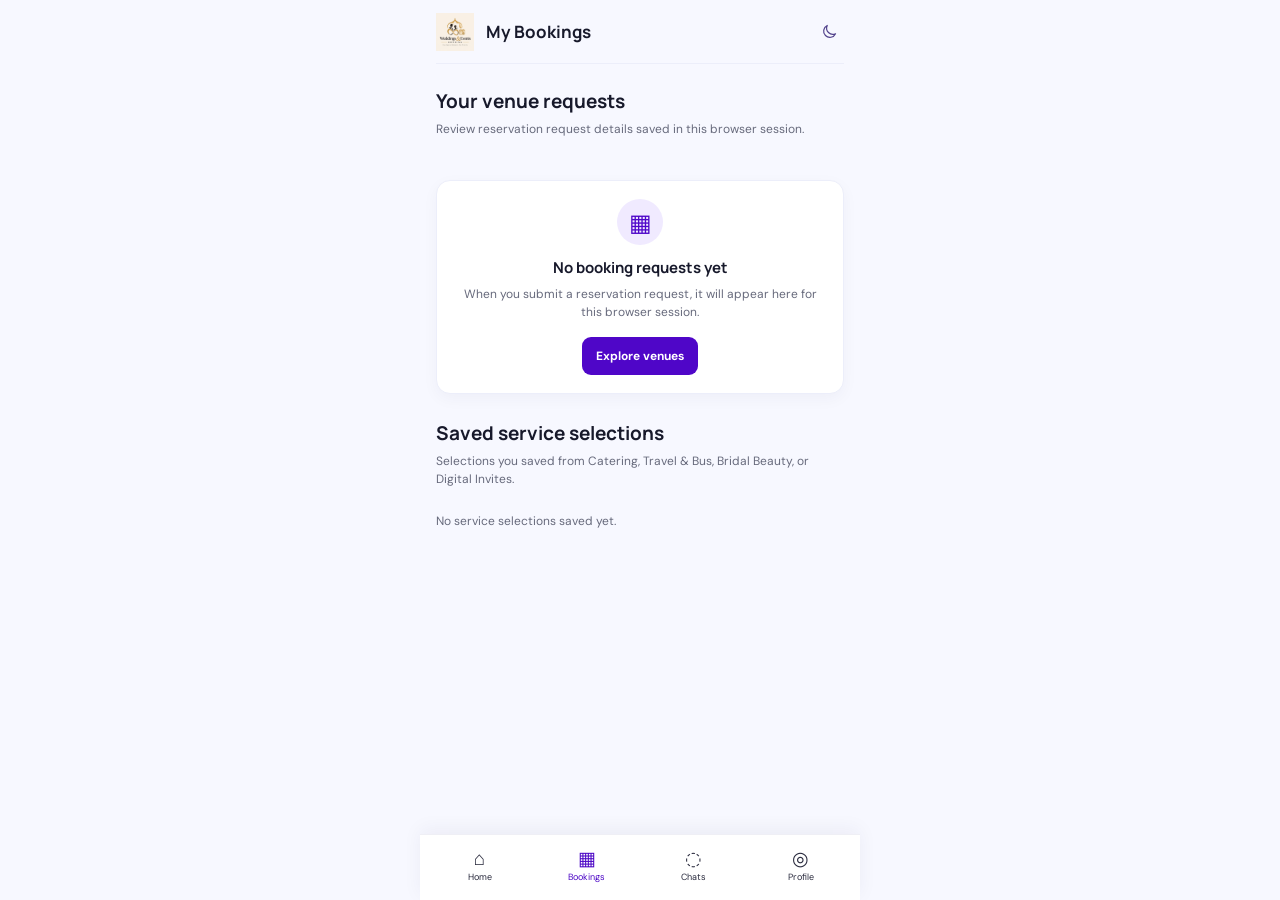
<file: bookings.html>
<!doctype html>
<html lang="en">
  <head>
    <meta charset="UTF-8" />
    <meta name="viewport" content="width=device-width, initial-scale=1.0" />
    <meta name="theme-color" content="#f7f8ff" />
    <meta name="description" content="View your venue booking requests." />
    <script src="./theme.js"></script>
    <title>Bookings — Weddings &amp; Events Booking</title>
    <link rel="preconnect" href="https://fonts.googleapis.com" />
    <link rel="preconnect" href="https://fonts.gstatic.com" crossorigin />
    <link
      href="https://fonts.googleapis.com/css2?family=DM+Sans:wght@400;500;600;700&family=Manrope:wght@400;500;600;700;800&display=swap"
      rel="stylesheet"
    />
    <link rel="stylesheet" href="./theme.css" />
    <link rel="stylesheet" href="./secondary-pages.css" />
    <script src="./bookings.js" defer></script>
  </head>
  <body>
    <main class="secondary-shell">
      <header class="secondary-header">
        <a class="secondary-brand" href="./index.html" aria-label="Weddings and Events Booking home"><img src="./logo.png" alt="" /></a>
        <h1>My Bookings</h1>
        <button class="theme-toggle" type="button" data-theme-toggle aria-label="Switch to dark mode">
          <svg class="moon-icon" viewBox="0 0 24 24" aria-hidden="true"><path d="M20.5 15.2A8.8 8.8 0 0 1 8.8 3.5 8.8 8.8 0 1 0 20.5 15.2Z" /></svg>
          <svg class="sun-icon" viewBox="0 0 24 24" aria-hidden="true"><circle cx="12" cy="12" r="4" /><path d="M12 2v2m0 16v2M4.9 4.9l1.4 1.4m11.4 11.4 1.4 1.4M2 12h2m16 0h2M4.9 19.1l1.4-1.4M17.7 6.3l1.4-1.4" /></svg>
        </button>
      </header>
      <section class="secondary-content" aria-labelledby="booking-heading">
        <h2 id="booking-heading">Your venue requests</h2>
        <p class="secondary-intro">Review reservation request details saved in this browser session.</p>
        <div id="booking-list" class="secondary-list"></div>
        <h2 class="service-bookings-heading">Saved service selections</h2>
        <p class="secondary-intro">Selections you saved from Catering, Travel &amp; Bus, Bridal Beauty, or Digital Invites.</p>
        <div id="service-selection-list" class="secondary-list"></div>
      </section>
      <nav class="secondary-nav" aria-label="Main navigation">
        <a class="secondary-nav-item" href="./index.html"><span aria-hidden="true">⌂</span>Home</a>
        <a class="secondary-nav-item active" href="./bookings.html" aria-current="page"><span aria-hidden="true">▦</span>Bookings</a>
        <a class="secondary-nav-item" href="./chats.html"><span aria-hidden="true">◌</span>Chats</a>
        <a class="secondary-nav-item" href="./login.html"><span aria-hidden="true">◎</span>Profile</a>
      </nav>
    </main>
  </body>
</html>
</file>
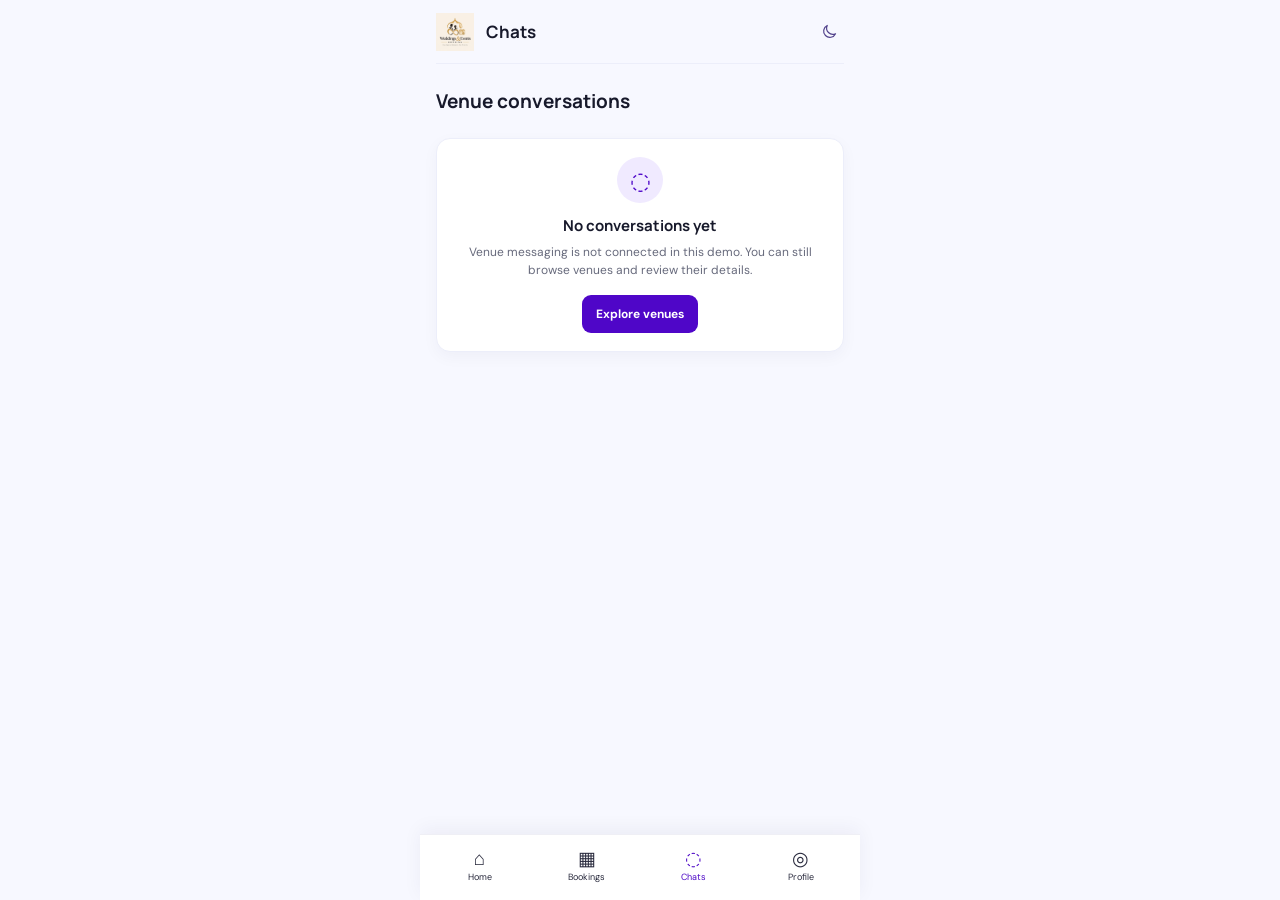
<file: chats.html>
<!doctype html>
<html lang="en">
  <head>
    <meta charset="UTF-8" />
    <meta name="viewport" content="width=device-width, initial-scale=1.0" />
    <meta name="theme-color" content="#f7f8ff" />
    <meta name="description" content="View your venue conversations." />
    <script src="./theme.js"></script>
    <title>Chats — Weddings &amp; Events Booking</title>
    <link rel="preconnect" href="https://fonts.googleapis.com" />
    <link rel="preconnect" href="https://fonts.gstatic.com" crossorigin />
    <link
      href="https://fonts.googleapis.com/css2?family=DM+Sans:wght@400;500;600;700&family=Manrope:wght@400;500;600;700;800&display=swap"
      rel="stylesheet"
    />
    <link rel="stylesheet" href="./theme.css" />
    <link rel="stylesheet" href="./secondary-pages.css" />
  </head>
  <body>
    <main class="secondary-shell">
      <header class="secondary-header">
        <a class="secondary-brand" href="./index.html" aria-label="Weddings and Events Booking home"><img src="./logo.png" alt="" /></a>
        <h1>Chats</h1>
        <button class="theme-toggle" type="button" data-theme-toggle aria-label="Switch to dark mode">
          <svg class="moon-icon" viewBox="0 0 24 24" aria-hidden="true"><path d="M20.5 15.2A8.8 8.8 0 0 1 8.8 3.5 8.8 8.8 0 1 0 20.5 15.2Z" /></svg>
          <svg class="sun-icon" viewBox="0 0 24 24" aria-hidden="true"><circle cx="12" cy="12" r="4" /><path d="M12 2v2m0 16v2M4.9 4.9l1.4 1.4m11.4 11.4 1.4 1.4M2 12h2m16 0h2M4.9 19.1l1.4-1.4M17.7 6.3l1.4-1.4" /></svg>
        </button>
      </header>
      <section class="secondary-content" aria-labelledby="chats-heading">
        <h2 id="chats-heading">Venue conversations</h2>
        <div class="empty-panel">
          <span class="empty-icon" aria-hidden="true">◌</span>
          <h3>No conversations yet</h3>
          <p>Venue messaging is not connected in this demo. You can still browse venues and review their details.</p>
          <a class="secondary-action" href="./venues.html">Explore venues</a>
        </div>
      </section>
      <nav class="secondary-nav" aria-label="Main navigation">
        <a class="secondary-nav-item" href="./index.html"><span aria-hidden="true">⌂</span>Home</a>
        <a class="secondary-nav-item" href="./bookings.html"><span aria-hidden="true">▦</span>Bookings</a>
        <a class="secondary-nav-item active" href="./chats.html" aria-current="page"><span aria-hidden="true">◌</span>Chats</a>
        <a class="secondary-nav-item" href="./login.html"><span aria-hidden="true">◎</span>Profile</a>
      </nav>
    </main>
  </body>
</html>
</file>
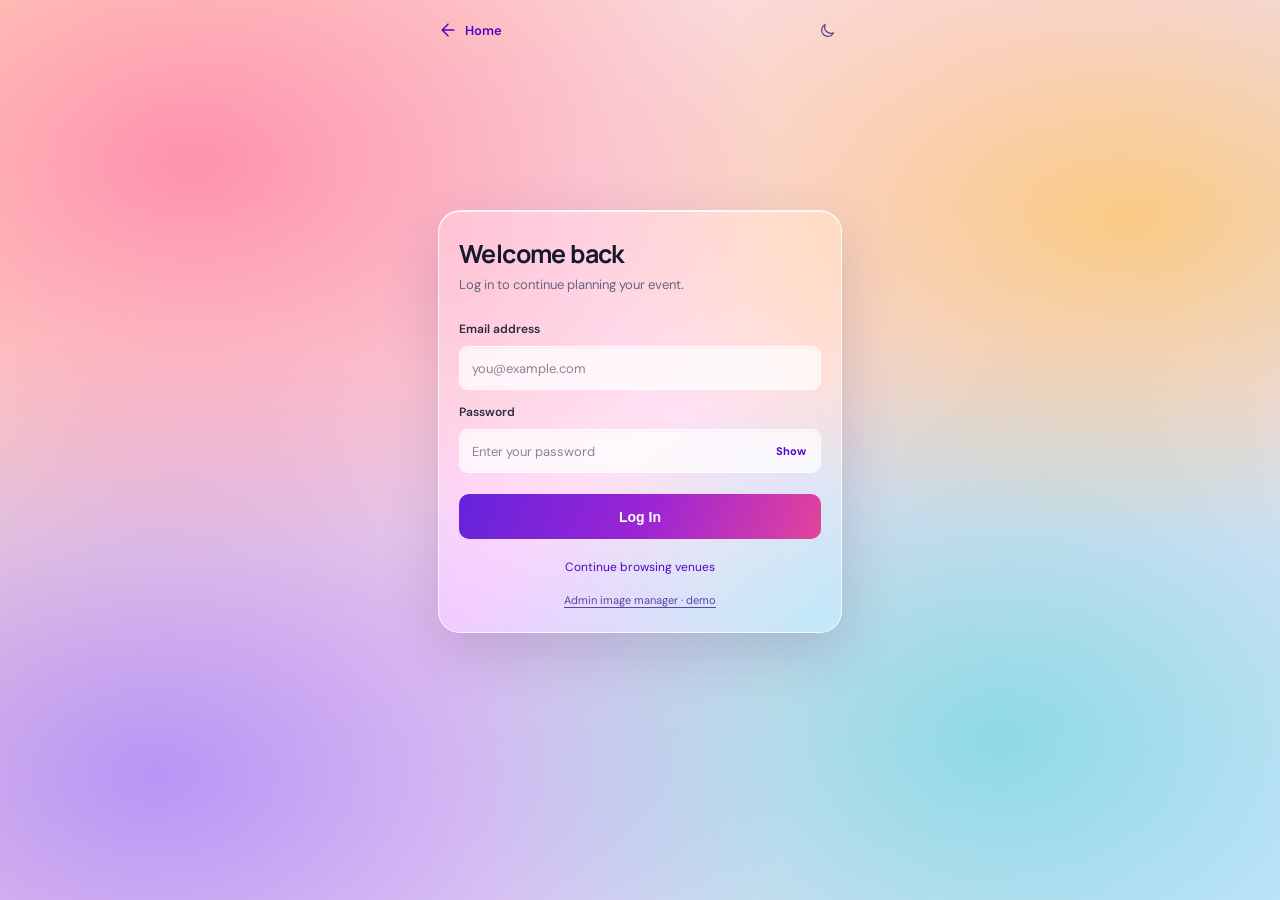
<file: login.html>
<!doctype html>
<html lang="en">
  <head>
    <meta charset="UTF-8" />
    <meta name="viewport" content="width=device-width, initial-scale=1.0" />
    <meta name="theme-color" content="#f7f8ff" />
    <meta name="description" content="Sign in to Mandap & Venues." />
    <script src="./theme.js"></script>
    <title>Log In — Mandap & Venues</title>
    <link rel="preconnect" href="https://fonts.googleapis.com" />
    <link rel="preconnect" href="https://fonts.gstatic.com" crossorigin />
    <link
      href="https://fonts.googleapis.com/css2?family=DM+Sans:wght@400;500;600;700&family=Manrope:wght@400;500;600;700;800&display=swap"
      rel="stylesheet"
    />
    <link rel="stylesheet" href="./theme.css" />
    <link rel="stylesheet" href="./login.css" />
    <script src="./password-toggle.js" defer></script>
    <script src="./login.js" defer></script>
  </head>
  <body>
    <main class="login-shell">
      <header class="login-header">
        <a class="login-back" href="./index.html" aria-label="Back to home">
          <svg viewBox="0 0 24 24" aria-hidden="true"><path d="M19 12H5m7 7-7-7 7-7" /></svg>
          <span>Home</span>
        </a>
        <button class="theme-toggle" type="button" data-theme-toggle aria-label="Switch to dark mode">
          <svg class="moon-icon" viewBox="0 0 24 24" aria-hidden="true"><path d="M20.5 15.2A8.8 8.8 0 0 1 8.8 3.5 8.8 8.8 0 1 0 20.5 15.2Z" /></svg>
          <svg class="sun-icon" viewBox="0 0 24 24" aria-hidden="true"><circle cx="12" cy="12" r="4" /><path d="M12 2v2m0 16v2M4.9 4.9l1.4 1.4m11.4 11.4 1.4 1.4M2 12h2m16 0h2M4.9 19.1l1.4-1.4M17.7 6.3l1.4-1.4" /></svg>
        </button>
      </header>

      <section class="login-card" aria-labelledby="login-title">
        <h1 id="login-title">Welcome back</h1>
        <p class="login-intro">Log in to continue planning your event.</p>

        <form id="login-form">
          <label for="login-email">Email address</label>
          <input id="login-email" name="email" type="email" autocomplete="email" required placeholder="you@example.com" />

          <label for="login-password">Password</label>
          <div class="password-field">
            <input id="login-password" name="password" type="password" autocomplete="current-password" required placeholder="Enter your password" />
            <button class="password-toggle" type="button" data-password-toggle aria-label="Show password" aria-pressed="false">Show</button>
          </div>

          <button class="login-submit" type="submit">Log In</button>
        </form>
        <p class="login-status" id="login-status" role="status" aria-live="polite" hidden></p>
        <a class="login-home-link" href="./index.html">Continue browsing venues</a>
        <a class="admin-demo-link" href="./admin.html">Admin image manager · demo</a>
      </section>
    </main>
  </body>
</html>
</file>
<file: theme.css>
:root[data-theme="dark"] {
  color-scheme: dark;
  --theme-page: #10121b;
  --theme-panel: #1b1e2a;
  --theme-raised: #242838;
  --theme-field: #262c3e;
  --theme-text: #f0f1f7;
  --theme-muted: #b0b4c4;
  --theme-border: #303444;
  --theme-chip: #30364b;
  --theme-blue: #242e49;
  --theme-purple-soft: #33254c;
  --theme-green-soft: #1d3a34;
}

:root[data-theme="dark"] body {
  background: var(--theme-page);
  color: var(--theme-text);
}

:root[data-theme="dark"] .app-shell,
:root[data-theme="dark"] .results-shell,
:root[data-theme="dark"] .detail-shell,
:root[data-theme="dark"] .reservation-shell,
:root[data-theme="dark"] .receipt-shell {
  background: var(--theme-page);
  color: var(--theme-text);
  box-shadow: 0 0 55px rgb(0 0 0 / 18%);
}

:root[data-theme="dark"] .topbar,
:root[data-theme="dark"] .results-header,
:root[data-theme="dark"] .detail-header,
:root[data-theme="dark"] .reservation-header,
:root[data-theme="dark"] .receipt-header {
  border-color: var(--theme-border);
  background: #151722;
}

:root[data-theme="dark"] .brand-page,
:root[data-theme="dark"] .results-header h1,
:root[data-theme="dark"] .detail-header h1,
:root[data-theme="dark"] .reservation-header h1,
:root[data-theme="dark"] .receipt-header h1,
:root[data-theme="dark"] .section-heading h2,
:root[data-theme="dark"] .venue-info h3,
:root[data-theme="dark"] .location-copy strong,
:root[data-theme="dark"] .results-heading h2,
:root[data-theme="dark"] .availability-heading h2,
:root[data-theme="dark"] .panel h2,
:root[data-theme="dark"] .section-title h2,
:root[data-theme="dark"] .request-status h2,
:root[data-theme="dark"] .venue-hero-copy > strong {
  color: var(--theme-text);
}

:root[data-theme="dark"] .avatar-button,
:root[data-theme="dark"] .profile-button,
:root[data-theme="dark"] .profile-avatar {
  border-color: var(--theme-border);
  background: var(--theme-blue);
  color: #c3a4ff;
}

:root[data-theme="dark"] .topbar .icon-button svg,
:root[data-theme="dark"] .results-header .header-icon svg,
:root[data-theme="dark"] .detail-header .header-share svg,
:root[data-theme="dark"] .reservation-header .share-button svg,
:root[data-theme="dark"] .receipt-header .share-button svg,
:root[data-theme="dark"] .back-button svg,
:root[data-theme="dark"] .back-link svg {
  stroke: #eef0f7;
}

:root[data-theme="dark"] .magic-button {
  background: #33254c;
}

:root[data-theme="dark"] .intro > p,
:root[data-theme="dark"] .section-subtitle,
:root[data-theme="dark"] .category-caption,
:root[data-theme="dark"] .venue-address,
:root[data-theme="dark"] .detail-label,
:root[data-theme="dark"] .section-subtitle,
:root[data-theme="dark"] .event-copy > span,
:root[data-theme="dark"] .result-address,
:root[data-theme="dark"] .rent-copy,
:root[data-theme="dark"] .price-line,
:root[data-theme="dark"] .advance-box small,
:root[data-theme="dark"] .amenities-panel li,
:root[data-theme="dark"] .trust-row small,
:root[data-theme="dark"] .request-status p,
:root[data-theme="dark"] .pass-preview > small,
:root[data-theme="dark"] .detail-row > div > span,
:root[data-theme="dark"] .detail-row small,
:root[data-theme="dark"] .payment-line > span {
  color: var(--theme-muted);
}

:root[data-theme="dark"] .search-bar,
:root[data-theme="dark"] .category-card:not(.selected),
:root[data-theme="dark"] .event-details,
:root[data-theme="dark"] .venue-card,
:root[data-theme="dark"] .bottom-nav,
:root[data-theme="dark"] .event-summary,
:root[data-theme="dark"] .result-card,
:root[data-theme="dark"] .filter-dialog,
:root[data-theme="dark"] .venue-facts,
:root[data-theme="dark"] .panel,
:root[data-theme="dark"] .booking-bar,
:root[data-theme="dark"] .booking-dialog,
:root[data-theme="dark"] .progress-card,
:root[data-theme="dark"] .selected-venue-card,
:root[data-theme="dark"] .form-panel,
:root[data-theme="dark"] .trust-row,
:root[data-theme="dark"] .confirm-bar,
:root[data-theme="dark"] .receipt-card {
  border-color: var(--theme-border);
  background: var(--theme-panel);
  color: var(--theme-text);
}

:root[data-theme="dark"] .venue-info,
:root[data-theme="dark"] .venue-card,
:root[data-theme="dark"] .form-panel,
:root[data-theme="dark"] .receipt-card {
  color: var(--theme-text);
}

:root[data-theme="dark"] .bottom-nav {
  background: rgb(24 26 37 / 97%);
}

:root[data-theme="dark"] .category-card.selected {
  background: #6420df;
  color: white;
}

:root[data-theme="dark"] .category-icon.soft-blue {
  background: #30364b;
  color: #d4d7e2;
}

:root[data-theme="dark"] .event-tags .event-tag:not(.active),
:root[data-theme="dark"] .meta-tile,
:root[data-theme="dark"] .amenities span,
:root[data-theme="dark"] .spec-item,
:root[data-theme="dark"] .fact,
:root[data-theme="dark"] .month-switcher,
:root[data-theme="dark"] .availability-legend,
:root[data-theme="dark"] .calendar-day,
:root[data-theme="dark"] .input-with-icon,
:root[data-theme="dark"] .location-copy select,
:root[data-theme="dark"] .location-add-row input,
:root[data-theme="dark"] .text-field,
:root[data-theme="dark"] .select-field,
:root[data-theme="dark"] .session-field,
:root[data-theme="dark"] .notes-field,
:root[data-theme="dark"] .payment-option,
:root[data-theme="dark"] .payment-summary,
:root[data-theme="dark"] .request-id-row,
:root[data-theme="dark"] .advance-box {
  background-color: var(--theme-field);
  color: var(--theme-text);
}

:root[data-theme="dark"] .calendar-day.hold {
  background: #443622;
}

:root[data-theme="dark"] .calendar-day.selected {
  background: #630fe0;
  color: white;
}

:root[data-theme="dark"] .calendar-day.booked {
  color: #a3a7b6;
}

:root[data-theme="dark"] .calendar-day.empty {
  background: transparent;
}

:root[data-theme="dark"] .filter-chip,
:root[data-theme="dark"] .filter-chip.budget-chip,
:root[data-theme="dark"] .date-pill,
:root[data-theme="dark"] .selected-date-card {
  border-color: var(--theme-border);
  background: var(--theme-chip);
  color: var(--theme-text);
}

:root[data-theme="dark"] .filter-chip.active,
:root[data-theme="dark"] .filter-chip[data-filter="capacity"].active {
  border-color: #6422d6;
  background: #5a1cc1;
  color: white;
}

:root[data-theme="dark"] .selected-date-card,
:root[data-theme="dark"] .advance-box {
  background: var(--theme-purple-soft);
}

:root[data-theme="dark"] .selected-date-card strong,
:root[data-theme="dark"] .date-pill,
:root[data-theme="dark"] .progress-step,
:root[data-theme="dark"] .progress-step.future,
:root[data-theme="dark"] .weekday,
:root[data-theme="dark"] .calendar-day:not(.selected),
:root[data-theme="dark"] .meta-tile strong,
:root[data-theme="dark"] .event-tag:not(.active),
:root[data-theme="dark"] .price-copy strong small,
:root[data-theme="dark"] .rent-copy,
:root[data-theme="dark"] .price-line strong,
:root[data-theme="dark"] .advance-box small,
:root[data-theme="dark"] .payment-summary > div > strong,
:root[data-theme="dark"] .advance-summary > span > strong,
:root[data-theme="dark"] .payment-option-copy > strong,
:root[data-theme="dark"] .payment-option-copy > small,
:root[data-theme="dark"] .payment-methods legend,
:root[data-theme="dark"] .field-label,
:root[data-theme="dark"] .notes-heading > span:last-child,
:root[data-theme="dark"] .selected-venue-copy > strong,
:root[data-theme="dark"] .selected-venue-meta,
:root[data-theme="dark"] .event-copy strong,
:root[data-theme="dark"] .request-id-row > div > span,
:root[data-theme="dark"] .request-id,
:root[data-theme="dark"] .detail-row strong,
:root[data-theme="dark"] .payment-line > strong,
:root[data-theme="dark"] .demo-notice {
  color: var(--theme-text);
}

:root[data-theme="dark"] .event-tag.active,
:root[data-theme="dark"] .selected .category-caption {
  color: white;
}

:root[data-theme="dark"] .selected-date-card > div > span,
:root[data-theme="dark"] .advance-summary small,
:root[data-theme="dark"] .slot-status {
  color: #78e8b6;
}

:root[data-theme="dark"] .price-line .included {
  color: #78e8b6;
}

:root[data-theme="dark"] .pricing-panel .deposit-line {
  border-color: var(--theme-border);
}

:root[data-theme="dark"] .booking-price > strong,
:root[data-theme="dark"] .booking-price > span,
:root[data-theme="dark"] .gateway-note {
  color: var(--theme-text);
}

:root[data-theme="dark"] .detail-icon,
:root[data-theme="dark"] .step-marker,
:root[data-theme="dark"] .request-id-row button,
:root[data-theme="dark"] .back-to-venues,
:root[data-theme="dark"] .share-action {
  border-color: var(--theme-border);
  background: var(--theme-blue);
  color: var(--theme-text);
}

:root[data-theme="dark"] .step-marker {
  background: var(--theme-blue);
}

:root[data-theme="dark"] .progress-step.completed .step-marker {
  background: #08774e;
}

:root[data-theme="dark"] .progress-step.current .step-marker {
  background: #590bd1;
  color: white;
}

:root[data-theme="dark"] .payment-option.selected {
  border-color: #563f7d;
  background: #29263a;
}

:root[data-theme="dark"] .upi-selection {
  background: var(--theme-purple-soft);
  color: var(--theme-text);
}

:root[data-theme="dark"] .trust-row {
  background: var(--theme-panel);
}

:root[data-theme="dark"] .demo-notice,
:root[data-theme="dark"] .pass-preview > small {
  color: var(--theme-muted);
}

:root[data-theme="dark"] .payment-heading > span,
:root[data-theme="dark"] .request-id-row button {
  color: var(--theme-text);
}

:root[data-theme="dark"] .request-id {
  color: #c3a4ff;
}

:root[data-theme="dark"] .payment-heading > strong {
  background: #443622;
  color: #ffe0a1;
}

:root[data-theme="dark"] .notice-card {
  border-color: #65512e;
  background: #31291c;
}

:root[data-theme="dark"] .notice-card strong,
:root[data-theme="dark"] .notice-card small {
  color: #f3d99e;
}

:root[data-theme="dark"] .payment-progress {
  background: #34394a;
}

:root[data-theme="dark"] .map-preview,
:root[data-theme="dark"] .venue-cover,
:root[data-theme="dark"] .result-photo,
:root[data-theme="dark"] .venue-photo {
  background-color: #242838;
}

:root[data-theme="dark"] .map-direction {
  background: rgb(27 30 42 / 94%);
  color: var(--theme-text);
}

:root[data-theme="dark"] .filter-dialog select,
:root[data-theme="dark"] .location-copy select,
:root[data-theme="dark"] .location-add-row input,
:root[data-theme="dark"] .event-field select,
:root[data-theme="dark"] .event-field input,
:root[data-theme="dark"] .input-with-icon input,
:root[data-theme="dark"] .input-with-icon select,
:root[data-theme="dark"] .text-field,
:root[data-theme="dark"] .select-field,
:root[data-theme="dark"] .session-field,
:root[data-theme="dark"] .notes-field,
:root[data-theme="dark"] #booking-form input {
  border-color: var(--theme-border);
  background-color: var(--theme-field);
  color: var(--theme-text);
  color-scheme: dark;
  -webkit-text-fill-color: var(--theme-text);
}

:root[data-theme="dark"] .input-with-icon input,
:root[data-theme="dark"] .input-with-icon select {
  border-color: transparent;
  background: transparent;
}

:root[data-theme="dark"] .input-with-icon > svg {
  stroke: var(--theme-muted);
}

:root[data-theme="dark"] .text-field::placeholder,
:root[data-theme="dark"] .notes-field::placeholder,
:root[data-theme="dark"] .location-add-row input::placeholder,
:root[data-theme="dark"] .event-field input::placeholder {
  color: #aeb4c7;
  -webkit-text-fill-color: #aeb4c7;
  opacity: 1;
}

:root[data-theme="dark"] select option {
  background: var(--theme-field);
  color: var(--theme-text);
}

:root[data-theme="dark"] .dialog-close {
  background: var(--theme-field);
  color: var(--theme-text);
}

:root[data-theme="dark"] .dialog-actions {
  border-color: var(--theme-border);
}

:root[data-theme="dark"] .clear-filters,
:root[data-theme="dark"] .payment-dialog > .close-payment {
  border-color: var(--theme-border);
  background: var(--theme-panel);
  color: var(--theme-text);
}

:root[data-theme="dark"] .payment-dialog,
:root[data-theme="dark"] .filter-dialog {
  color: var(--theme-text);
}

:root[data-theme="dark"] .payment-dialog p,
:root[data-theme="dark"] .sort-select-label,
:root[data-theme="dark"] .filter-options label,
:root[data-theme="dark"] .booking-note,
:root[data-theme="dark"] .booking-venue-name,
:root[data-theme="dark"] .booking-summary span {
  color: var(--theme-muted);
}

:root[data-theme="dark"] .booking-summary {
  background: var(--theme-field);
}

:root[data-theme="dark"] .booking-summary strong {
  color: var(--theme-text);
}

.theme-toggle {
  width: 30px;
  height: 30px;
  display: grid;
  flex: 0 0 auto;
  place-items: center;
  padding: 0;
  border: 1px solid transparent;
  border-radius: 50%;
  background: transparent;
  color: #51418b;
  cursor: pointer;
}

.theme-toggle:hover {
  border-color: #e7e2f5;
  background: #f2edff;
}

.theme-toggle:focus-visible {
  outline: 2px solid #6b32d6;
  outline-offset: 2px;
}

.theme-toggle svg {
  width: 17px;
  fill: none;
  stroke: currentColor;
  stroke-linecap: round;
  stroke-linejoin: round;
  stroke-width: 1.7;
}

.theme-toggle .sun-icon {
  display: none;
}

:root[data-theme="dark"] .theme-toggle {
  color: #f3cf78;
}

:root[data-theme="dark"] .theme-toggle:hover {
  border-color: #4a4059;
  background: #292434;
}

:root[data-theme="dark"] .theme-toggle .moon-icon {
  display: none;
}

:root[data-theme="dark"] .theme-toggle .sun-icon {
  display: block;
}

@media (prefers-reduced-motion: reduce) {
  :root[data-theme] *,
  :root[data-theme] *::before,
  :root[data-theme] *::after {
    transition-duration: .01ms !important;
  }
}
</file>
<file: secondary-pages.css>
* {
  box-sizing: border-box;
}

body {
  min-width: 320px;
  min-height: 100vh;
  margin: 0;
  background: #f7f8ff;
  color: #17192b;
  font-family: "DM Sans", sans-serif;
  -webkit-font-smoothing: antialiased;
}

.secondary-shell {
  width: min(100%, 440px);
  min-height: 100vh;
  margin: 0 auto;
  padding: 0 16px 88px;
  background: #f7f8ff;
}

.secondary-header {
  height: 64px;
  display: flex;
  align-items: center;
  gap: 12px;
  border-bottom: 1px solid #eceefa;
}

.secondary-brand {
  width: 38px;
  height: 38px;
  flex: 0 0 auto;
}

.secondary-brand img {
  width: 100%;
  height: 100%;
  object-fit: contain;
}

.secondary-header h1 {
  flex: 1;
  margin: 0;
  font-family: Manrope, sans-serif;
  font-size: 17px;
}

.secondary-content {
  padding-top: 24px;
}

.secondary-content > h2 {
  margin: 0;
  font-family: Manrope, sans-serif;
  font-size: 19px;
}

.secondary-intro {
  margin: 6px 0 18px;
  color: #676a7c;
  font-size: 12px;
  line-height: 1.5;
}

.service-bookings-heading {
  margin-top: 26px !important;
}

.secondary-list {
  display: grid;
  gap: 12px;
}

.empty-panel,
.booking-card {
  padding: 18px;
  border: 1px solid #eceefa;
  border-radius: 14px;
  background: #fff;
  box-shadow: 0 5px 16px rgb(38 31 85 / 4%);
}

.empty-panel {
  margin-top: 24px;
  text-align: center;
}

.empty-icon {
  width: 46px;
  height: 46px;
  display: grid;
  place-items: center;
  margin: 0 auto 12px;
  border-radius: 50%;
  background: #f0eaff;
  color: #4f08c9;
  font-size: 24px;
}

.empty-panel h3,
.booking-card h3 {
  margin: 0;
  font-family: Manrope, sans-serif;
  font-size: 15px;
}

.empty-panel p,
.booking-card p {
  margin: 7px 0 16px;
  color: #676a7c;
  font-size: 12px;
  line-height: 1.5;
}

.secondary-action {
  min-height: 38px;
  display: inline-flex;
  align-items: center;
  justify-content: center;
  padding: 0 14px;
  border-radius: 9px;
  background: #4f06c8;
  color: #fff;
  font-size: 12px;
  font-weight: 700;
  text-decoration: none;
}

.booking-status {
  display: inline-block;
  margin-bottom: 9px;
  color: #9b6410;
  font-size: 10px;
  font-weight: 700;
}

.booking-card .secondary-action {
  margin-top: 2px;
}

.secondary-nav {
  position: fixed;
  z-index: 5;
  bottom: 0;
  left: 50%;
  width: min(100%, 440px);
  height: 66px;
  display: grid;
  grid-template-columns: repeat(4, 1fr);
  padding: 5px 6px max(7px, env(safe-area-inset-bottom));
  border-top: 1px solid #efeff5;
  background: rgb(255 255 255 / 96%);
  box-shadow: 0 -5px 18px rgb(31 28 70 / 5%);
  transform: translateX(-50%);
  backdrop-filter: blur(12px);
}

.secondary-nav-item {
  display: flex;
  flex-direction: column;
  align-items: center;
  justify-content: center;
  gap: 3px;
  color: #292a3d;
  font-size: 9px;
  text-decoration: none;
}

.secondary-nav-item > span {
  font-size: 19px;
  line-height: 18px;
}

.secondary-nav-item.active {
  color: #4d08c6;
}

:root[data-theme="dark"] .secondary-shell {
  background: var(--theme-page);
  color: var(--theme-text);
}

:root[data-theme="dark"] .secondary-header {
  border-color: var(--theme-border);
}

:root[data-theme="dark"] .secondary-intro,
:root[data-theme="dark"] .empty-panel p,
:root[data-theme="dark"] .booking-card p {
  color: var(--theme-muted);
}

:root[data-theme="dark"] .empty-panel,
:root[data-theme="dark"] .booking-card {
  border-color: var(--theme-border);
  background: var(--theme-panel);
}

:root[data-theme="dark"] .secondary-nav {
  border-color: var(--theme-border);
  background: rgb(24 26 37 / 97%);
}

:root[data-theme="dark"] .secondary-nav-item {
  color: var(--theme-muted);
}

:root[data-theme="dark"] .secondary-nav-item.active {
  color: #c3a4ff;
}

@media (max-width: 360px) {
  .secondary-shell {
    padding-right: 12px;
    padding-left: 12px;
  }
}
</file>
<file: login.css>
body {
  min-width: 320px;
  min-height: 100vh;
  margin: 0;
  position: relative;
  isolation: isolate;
  background:
    radial-gradient(ellipse at 15% 18%, rgb(255 117 163 / 72%), transparent 38%),
    radial-gradient(ellipse at 88% 24%, rgb(255 195 88 / 70%), transparent 34%),
    radial-gradient(ellipse at 78% 82%, rgb(97 215 220 / 66%), transparent 39%),
    radial-gradient(ellipse at 12% 86%, rgb(154 116 255 / 68%), transparent 40%),
    linear-gradient(135deg, #ffdfbd 0%, #f8d8e8 48%, #d7e6ff 100%);
  color: #17192b;
  font-family: "DM Sans", sans-serif;
  -webkit-font-smoothing: antialiased;
}

* {
  box-sizing: border-box;
}

.login-shell {
  position: relative;
  z-index: 1;
  width: min(100%, 440px);
  min-height: 100vh;
  margin: 0 auto;
  padding: 0 18px;
  background: transparent;
}

.login-header {
  height: 60px;
  display: flex;
  align-items: center;
  justify-content: space-between;
}

.login-back {
  display: inline-flex;
  align-items: center;
  gap: 7px;
  color: #4f06c8;
  font-size: 13px;
  font-weight: 600;
  text-decoration: none;
}

.login-back svg {
  width: 20px;
  fill: none;
  stroke: currentColor;
  stroke-linecap: round;
  stroke-linejoin: round;
  stroke-width: 1.8;
}

.login-card {
  margin-top: clamp(64px, 17vh, 150px);
  padding: 25px 20px;
  border: 1px solid rgb(255 255 255 / 75%);
  border-radius: 22px;
  background: rgb(255 255 255 / 30%);
  box-shadow: 0 20px 55px rgb(60 35 95 / 18%), inset 0 1px 0 rgb(255 255 255 / 85%);
  -webkit-backdrop-filter: blur(8px) saturate(160%);
  backdrop-filter: blur(8px) saturate(160%);
}

.login-card h1 {
  margin: 0 0 5px;
  font-family: Manrope, sans-serif;
  font-size: 25px;
  letter-spacing: -.6px;
}

.login-intro {
  margin: 0 0 23px;
  color: #646779;
  font-size: 13px;
}

.login-card form {
  display: grid;
  gap: 9px;
}

.login-card label {
  margin-top: 5px;
  color: #292b3e;
  font-size: 12px;
  font-weight: 600;
}

.login-card input {
  width: 100%;
  height: 44px;
  padding: 0 12px;
  border: 1px solid #e1e3ee;
  border-radius: 9px;
  border-color: rgb(255 255 255 / 75%);
  background: rgb(255 255 255 / 66%);
  box-shadow: inset 0 1px 2px rgb(63 44 99 / 5%);
  -webkit-backdrop-filter: blur(8px);
  backdrop-filter: blur(8px);
  color: #17192b;
  font: inherit;
  font-size: 13px;
}

.password-field {
  position: relative;
}

.login-card .password-field input {
  padding-right: 62px;
}

.password-toggle {
  position: absolute;
  top: 50%;
  right: 8px;
  min-width: 44px;
  min-height: 34px;
  padding: 0 6px;
  border: 0;
  border-radius: 7px;
  background: transparent;
  color: #4f06c8;
  font: inherit;
  font-size: 11px;
  font-weight: 700;
  transform: translateY(-50%);
  cursor: pointer;
}

.password-toggle:focus-visible {
  outline: 2px solid #6424db;
  outline-offset: 1px;
}

.login-card input::placeholder {
  color: #858798;
}

.login-submit {
  min-height: 45px;
  margin-top: 12px;
  border: 0;
  border-radius: 10px;
  background: linear-gradient(110deg, #6424db, #9d24d5 52%, #e3449b);
  color: #fff;
  font-size: 14px;
  font-weight: 700;
  cursor: pointer;
}

.login-status {
  margin: 14px 0 0;
  color: #a14328;
  font-size: 12px;
  line-height: 1.5;
}

.login-home-link {
  display: block;
  margin-top: 20px;
  color: #4f06c8;
  font-size: 12px;
  text-align: center;
  text-decoration: none;
}

.admin-demo-link {
  display: block;
  margin-top: 18px;
  color: #5d43a2;
  font-size: 11px;
  text-align: center;
  text-decoration: underline;
  text-underline-offset: 3px;
}

:root[data-theme="dark"] .login-shell {
  background: transparent;
  color: var(--theme-text);
}

:root[data-theme="dark"] body {
  background:
    radial-gradient(ellipse at 12% 18%, rgb(140 45 109 / 58%), transparent 38%),
    radial-gradient(ellipse at 88% 24%, rgb(153 94 33 / 50%), transparent 34%),
    radial-gradient(ellipse at 78% 82%, rgb(29 108 126 / 58%), transparent 39%),
    radial-gradient(ellipse at 12% 86%, rgb(80 48 150 / 58%), transparent 40%),
    linear-gradient(135deg, #21162f 0%, #251b37 48%, #13263a 100%);
}

:root[data-theme="dark"] .login-back,
:root[data-theme="dark"] .login-home-link,
:root[data-theme="dark"] .admin-demo-link {
  color: #d3b9ff;
}

:root[data-theme="dark"] .login-card {
  border-color: rgb(255 255 255 / 30%);
  background: rgb(25 26 42 / 35%);
  box-shadow: 0 20px 55px rgb(0 0 0 / 30%), inset 0 1px 0 rgb(255 255 255 / 32%);
}

:root[data-theme="dark"] .login-intro,
:root[data-theme="dark"] .login-status {
  color: var(--theme-muted);
}

:root[data-theme="dark"] .login-card label {
  color: var(--theme-text);
}

:root[data-theme="dark"] .login-card input {
  border-color: rgb(255 255 255 / 23%);
  background: rgb(18 22 39 / 48%);
  color: var(--theme-text);
  color-scheme: dark;
}

:root[data-theme="dark"] .login-card input::placeholder {
  color: #aeb4c7;
}

:root[data-theme="dark"] .password-toggle {
  color: #d3b9ff;
}

@media (max-width: 360px) {
  .login-shell {
    padding-right: 14px;
    padding-left: 14px;
  }

  .login-card {
    padding: 21px 16px;
  }
}
</file>
